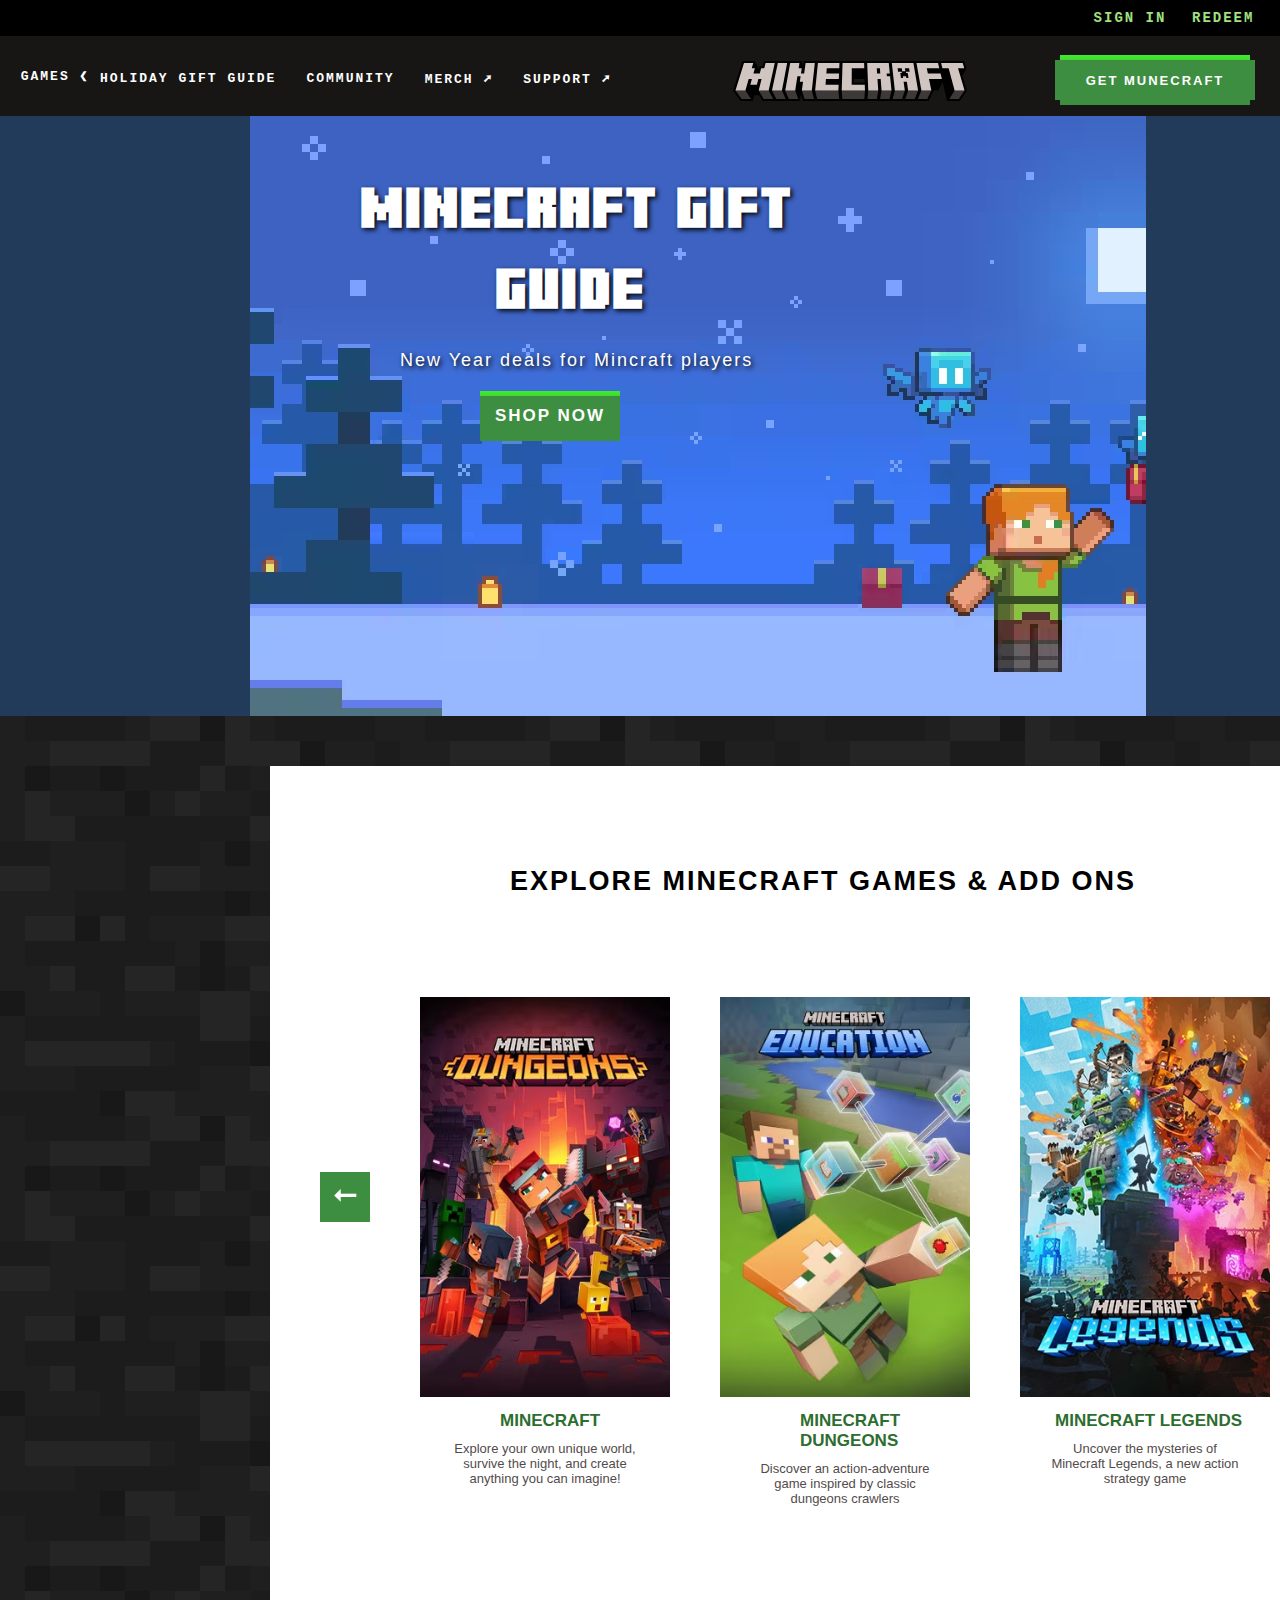
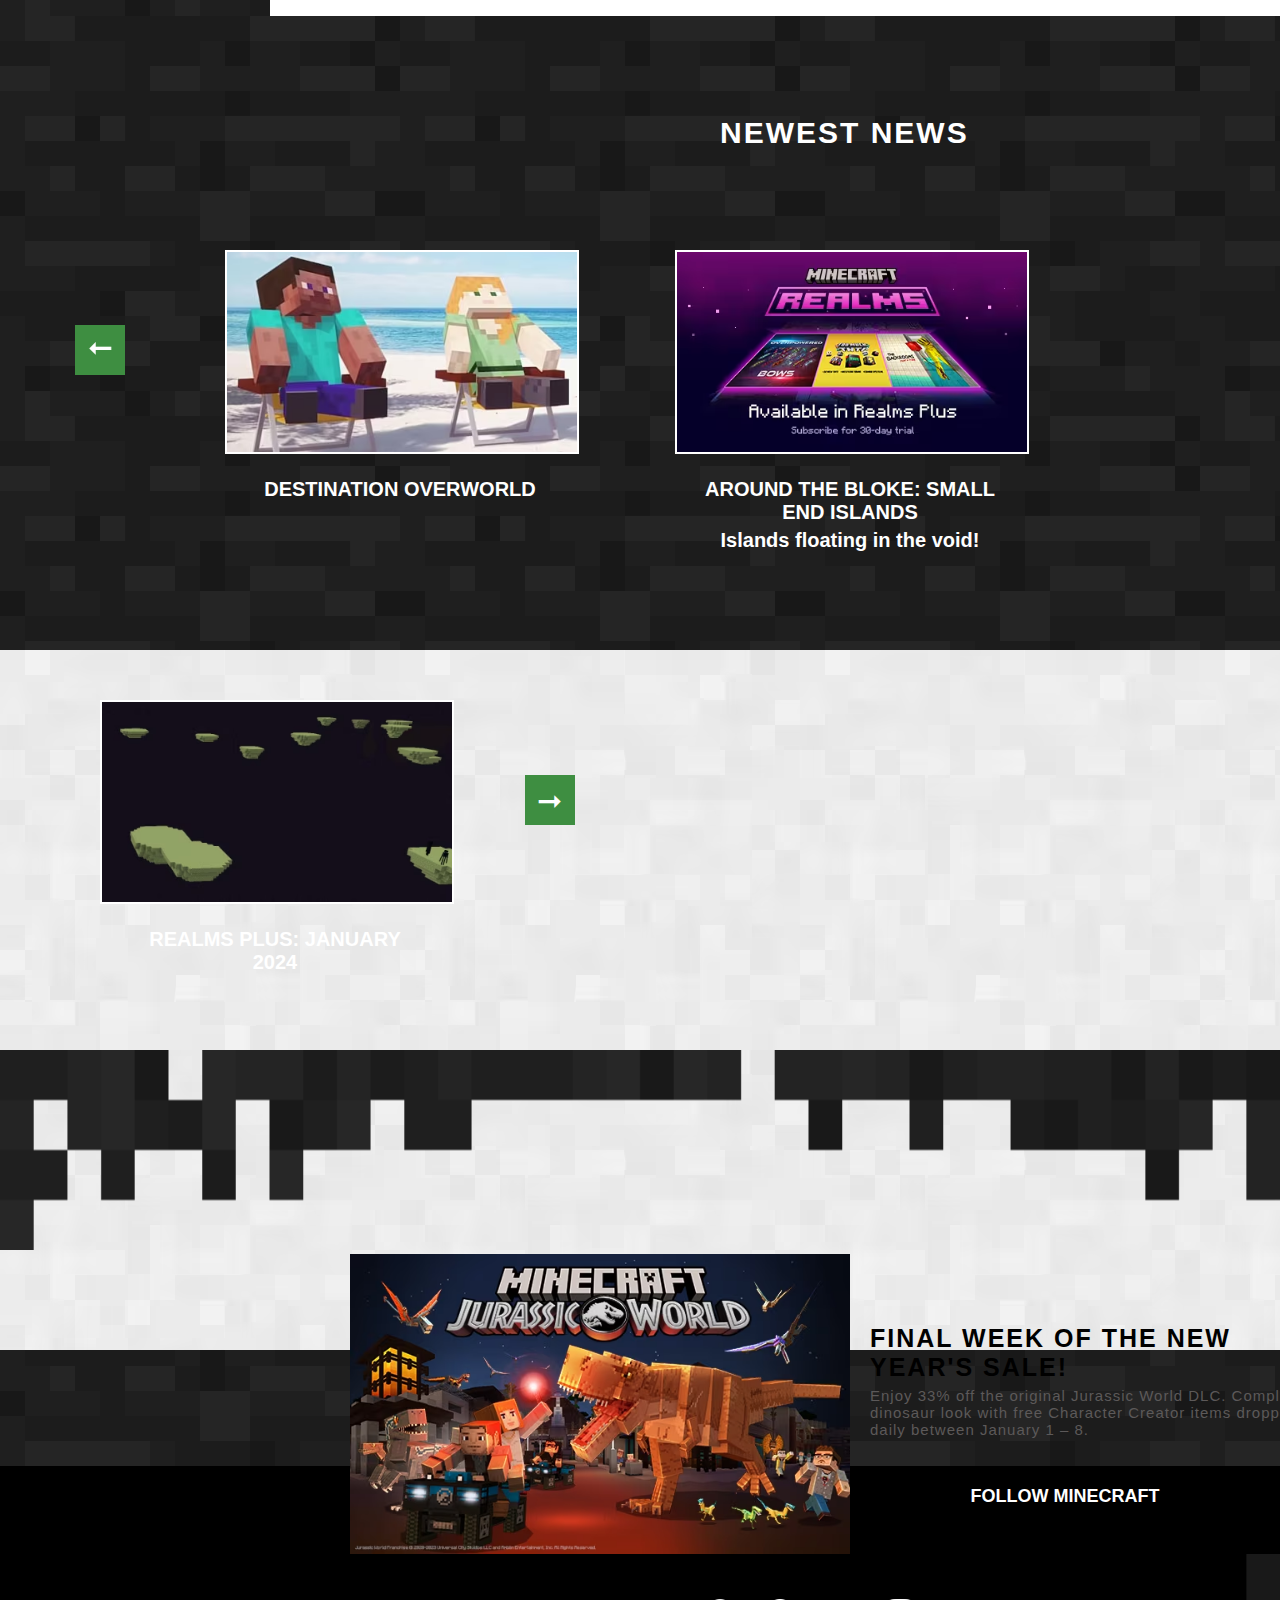
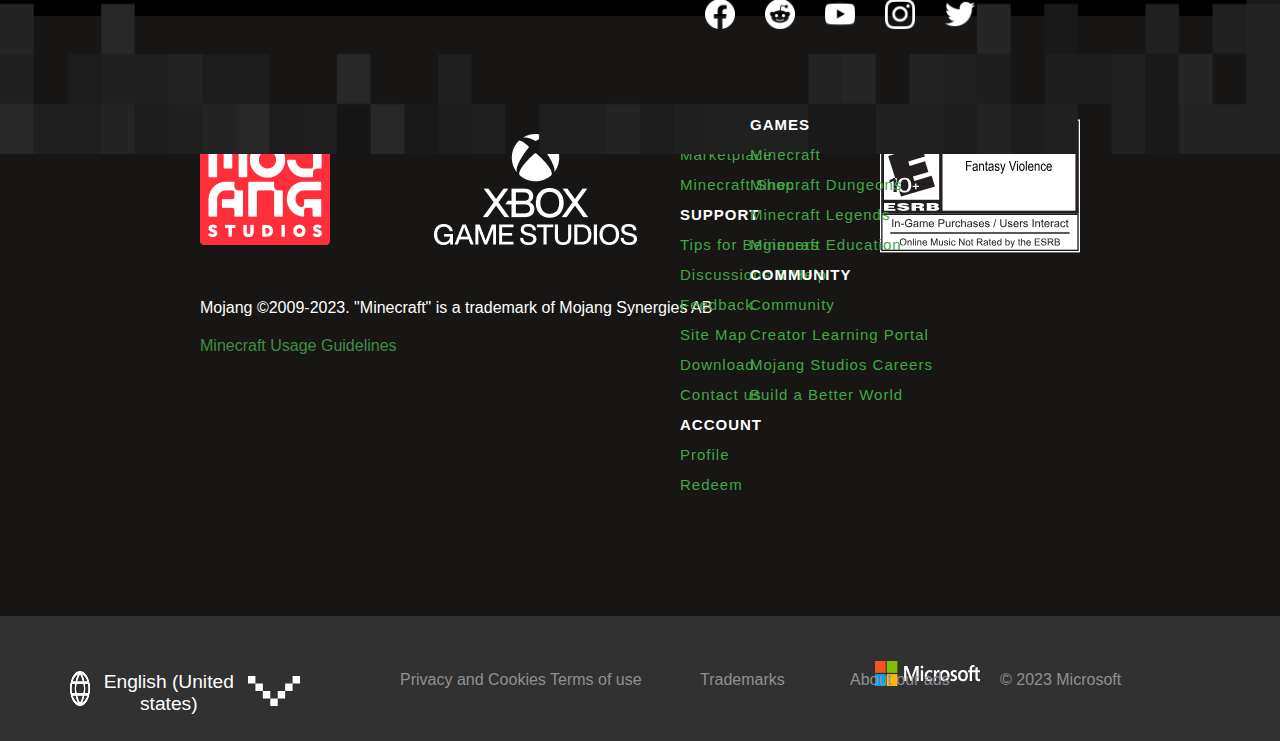
<file: index.html>
<!DOCTYPE html>
<html lang="en">
<head>
    <meta charset="UTF-8">
    <meta name="viewport" content="width=device-width, initial-scale=1.0">
    <title>Welcome to the Minecraft Official Site | Minecraft</title>
    <link rel="stylesheet" href="mine.css">
    <link rel="icon" type="image/png" href="https://www.minecraft.net/etc.clientlibs/minecraft/clientlibs/main/resources/favicon-96x96.png">
    
</head>
<body>
    <div class="cotainer">

        <div class="signin-div">
            <p class="signin">REDEEM</p>
            <p class="signin">SIGN IN</p>
        </div>
        <nav class="nav-menu">
            
            <button class="bth">GAMES &#10094;</button>
           
           <ul class="menu-bar">
            <li class="barli">HOLIDAY GIFT GUIDE</li>
            <li class="barli">COMMUNITY</li>
            <li class="barli">MERCH &#10138</li>
            <li class="barli">SUPPORT &#10138</li>

           </ul>
           <img class="logo" src="logo-minecraft.svg" alt="MINECRAFT">
           <div class="gettbtndiv">
                 
                     <button class="gettbtn">GET MUNECRAFT</button>
                    
            </div>
          
        </nav>
     

        <div class="firstDiv">
            
                <span class="hide">
                <ul id="con-tent">
                    <li class="ctntli"><a href="https://www.minecraft.net/en-us/about-minecraft">MINECRAFT</a></li>
                    <hr>
                    <li class="ctntli"><a href="https://www.minecraft.net/en-us/about-dungeons">MINECRAFT DUNGEONS</a></li>
                    <hr>
                    <li class="ctntli"><a href="https://www.minecraft.net/en-us/about-legends">MINECRAFT LEGENDS</a></li>
                    <hr>
                    <li class="ctntli"><a href="https://education.minecraft.net/en-us">MINECRAFT EDUCATION</a></li>
                   </ul>
                </span>
                <div class="divpic">
                    <h1 class="mainHead">MINECRAFT GIFT</h1>
                    <br>
                    <h1 class="mainHead2">GUIDE</h1>
                    <p class="text1">New Year deals for Mincraft players</p>
                    <div class="gettbtndiv2">

                        <button class="gettbtn2">SHOP NOW</button>
                    </div>
                    
                </div>
                

           
            <div class="secontInner">
                <div class="whit-div">
                    <div>
                        
                        <h2 class="text2">EXPLORE MINECRAFT GAMES & ADD ONS</h2>
                    </div>
                    <button class="gettbtn3">&#10142;</button>

                    <div class="slide1">
                        <img class="slideimg" src="games_subnav_dungeona-300x465.avif" alt="Loding..">
                        <h4 class="slidetexth">MINECRAFT</h4>
                        <p class="slidetextp">Explore your own unique world,<br>survive the night, and create<br>anything you can imagine!</p>
                    </div>
                    <div class="slide1">
                        <img class="slideimg" src="games_subnav_educationedition-300x465.avif" alt="Loding..">
                        <h4 class="slidetexth1">MINECRAFT<br>DUNGEONS</h4>
                        <p class="slidetextp">Discover an action-adventure<br>game inspired by classic<br>dungeons crawlers</p>
                    </div>
                    <div class="slide1">
                        <img class="slideimg" src="MCL_Games_Subnav_Legends_300x465.avif" alt="Loding..">
                        <h4 class="slidetexth2">MINECRAFT LEGENDS</h4>
                        <p class="slidetextp">Uncover the mysteries of<br>Minecraft Legends, a new action<br>strategy game</p>
                    </div>
                    <button class="gettbtn4">&#10142;</button>

                </div>

               <div>
                <h2 class="news" >NEWEST NEWS</h2> 
                <button class="gettbtn6">&#10142;</button>
                <div class="slide2">
                    <img class="slide2image" src="destination-car.avif" alt="Loading..">
                    <p class="newstext">DESTINATION OVERWORLD</p>
                </div>
                <div class="slide2">
                    <img class="slide2image" src="MCMKT_RealmsPlus_January2024_NET_440x250.avif" alt="Loading..">
                    <p class="newstext">AROUND THE BLOKE: SMALL<br>END ISLANDS</p>
                    <p class="newssubtext">Islands floating in the void!</p>
                </div>
                <div class="slide2">
                    <img class="slide2image" src="smallendislands-car.avif" alt="Loading..">
                    <p class="newstext">REALMS PLUS: JANUARY<br>2024</p>
                </div>
                <button class="gettbtn5">&#10142;</button>


               </div>   
             <div >
                <div class="whiteds">
                <img class="toptrans" src="trans-top-darkwool.png" alt="">
                <div class="whiteimg">
                    <img class="jura" src="Minecraft_JurassicWorld_NetHomepagePromo_600x360.avif" alt="">
                    <p class="juratext">Final week of the New <br> Year's sale!</p>
                    <p class="jurasubtext">Enjoy 33% off the original Jurassic World DLC. Complete the <br> dinosaur look with free Character Creator items dropping <br> daily between January 1 – 8.</p>
                </div>
                
                <img class="bottomtrans" src="trans-bottom-darkwool.png" alt="">
                </div>



             </div>  

            </div>
            <div class="therdinner">
                <div class="iconediv">
                    <h3 class="followtext">FOLLOW MINECRAFT</h3>

                   
                        <div class="icon">
                            <img class="iconimg" src="facebook.png" alt="">
                        </div>
                        <div class="icon1">
                            <img class="iconimg" src="reddit.png" alt="">
                        </div>
                        <div class="icon2">
                            <img class="iconimg" src="youtube.png" alt="">
                        </div>
                        <div class="icon3">
                            <img class="iconimg" src="instagram.png" alt="">
                        </div>
                        <div class="icon4">
                            <img class="iconimg" src="twitter.png" alt="">
                        </div>

                </div>
                <div class="graydiv">
                    <div style="float: left;">
                    <div>
                    <img class="mojang" src="Mojang2020Logo.png" alt="">
                    <img class="xbox" src="Logo_ Xbox_Game_Studio.webp" alt="">
                    </div>
                    <div>
                        <p class="mojangtext">Mojang ©2009-2023. "Minecraft" is a trademark of Mojang Synergies AB</p>
                        <p class="mojangtext1">
                            Minecraft Usage Guidelines</p>
                    </div>
                 </div>
                    
                        <ul class="grayul">
                            <li class="ulhead">GAMES</li>
                            <li>Minecraft</li>
                            <li>Minecraft Dungeons</li>
                            <li>Minecraft Legends</li>
                            <li>Minecraft Education</li>
                            <li class="ulhead">COMMUNITY</li>
                            <li>Community</li>
                            <li>Creator Learning Portal</li>
                            <li>Mojang Studios Careers</li>
                            <li>Build a Better World</li>
                        </ul>
                   
                   
                        <ul class="grayul2">
                            <li class="ulhead2">SHOP</li>
                            <li>Marketplace</li>
                            <li>Minecraft Shop</li>
                            <li class="ulhead2">SUPPORT</li>
                            <li>Tips for Beginners</li>
                            <li >Discussions & Help</li>
                            <li>Feedback</li>
                            <li>Site Map</li>
                            <li>Download</li>
                            <li>Contact us</li>
                            <li class="ulhead2">ACCOUNT</li>
                            <li>Profile</li>
                            <li>Redeem</li>
                        </ul>
                        <img class="esrb" src="esrb_2021.svg" alt="">
                
                </div>
                <div class="footer">

                    <div class="fotbtndiv">

                    <button class="fotbtn">
                        <img class="fotbtnimg" src="globe.png" alt="">
                        English (United states)
                        <img class="fotbtnimg1" src="chevron-white.svg" alt="">
                    </button>
                    
                    </div>
                    <ul class="lastul">
                        <li class="lastli">Privacy and Cookies</li>
                        <li class="lastli">Terms of use</li>
                        <li class="lastli">Trademarks</li>
                        <li class="lastli">About our ads</li>
                        <li class="lastli">© 2023 Microsoft</li>

                    </ul>

                    <img class="micro" src="Logo_ Microsoft.svg" alt="">


                </div>



            </div>
        </div>
        
        

    </div>
    
</body>
</html>
</file>
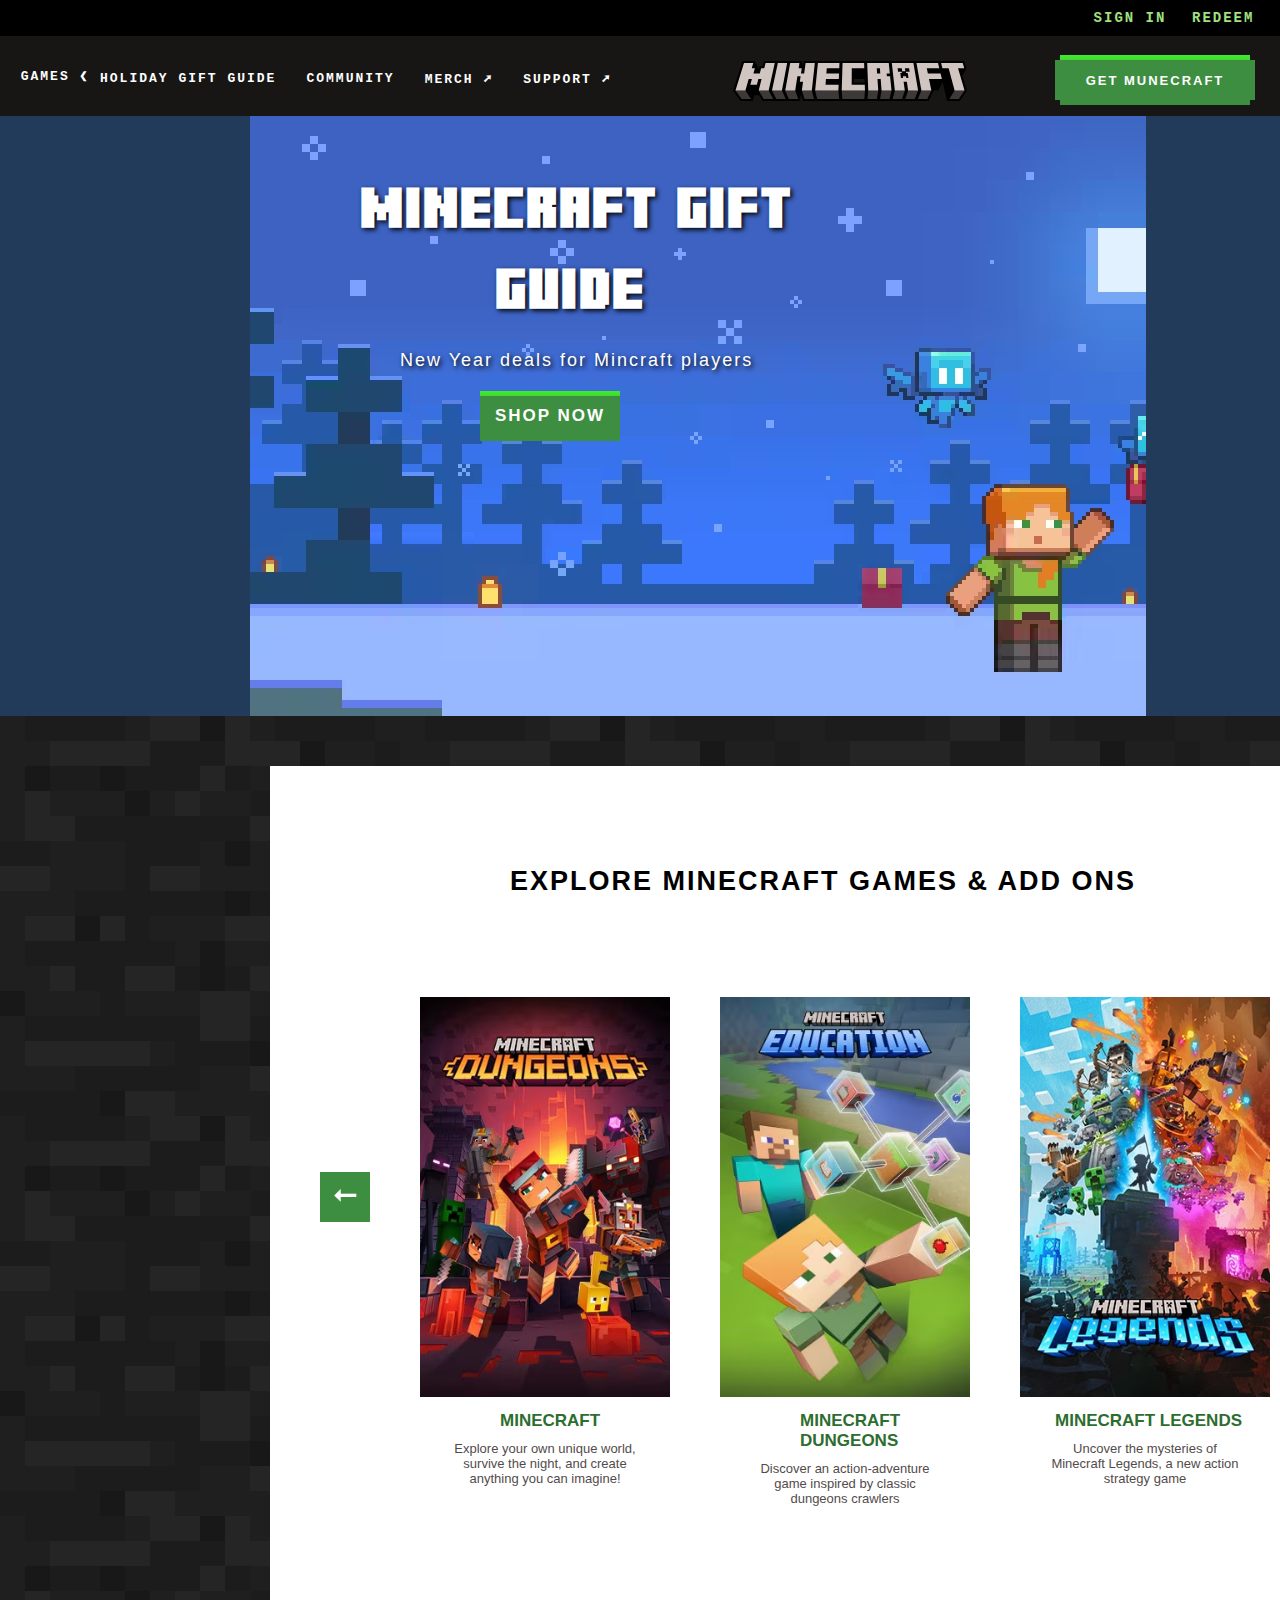
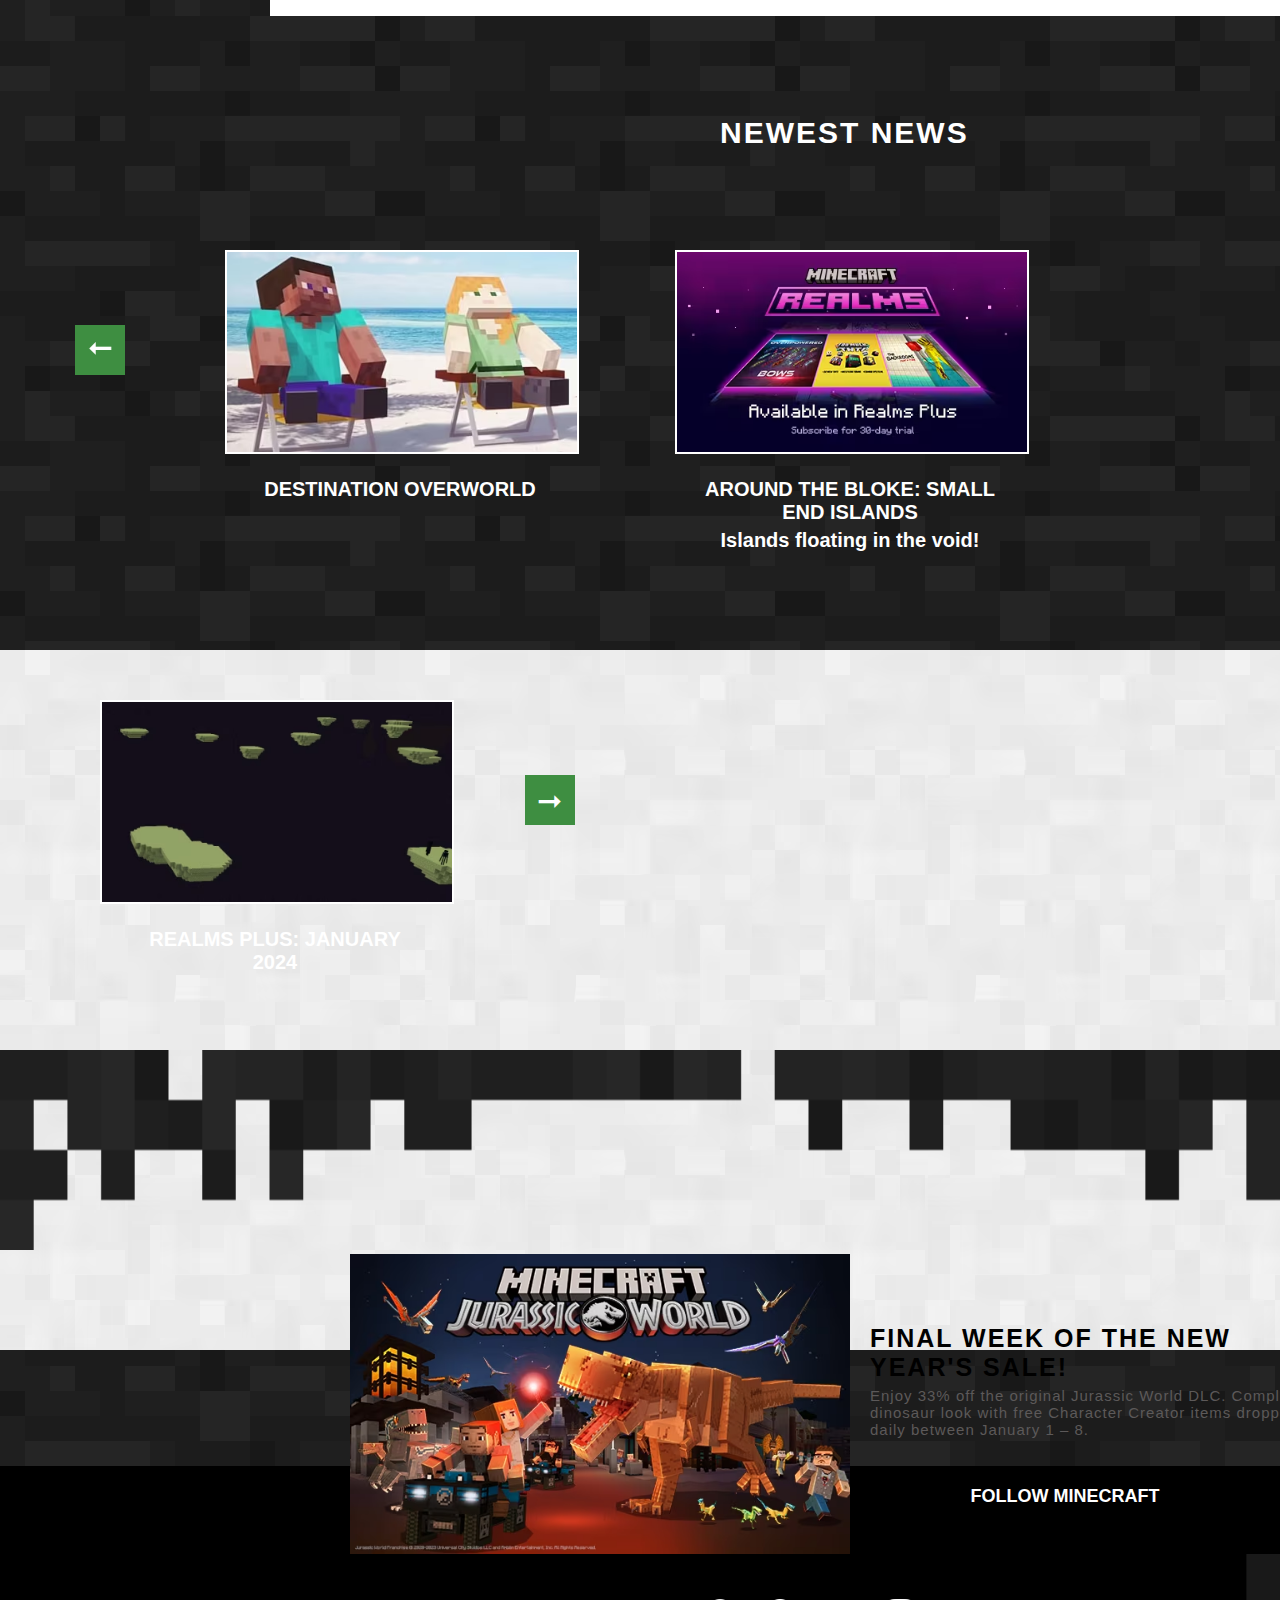
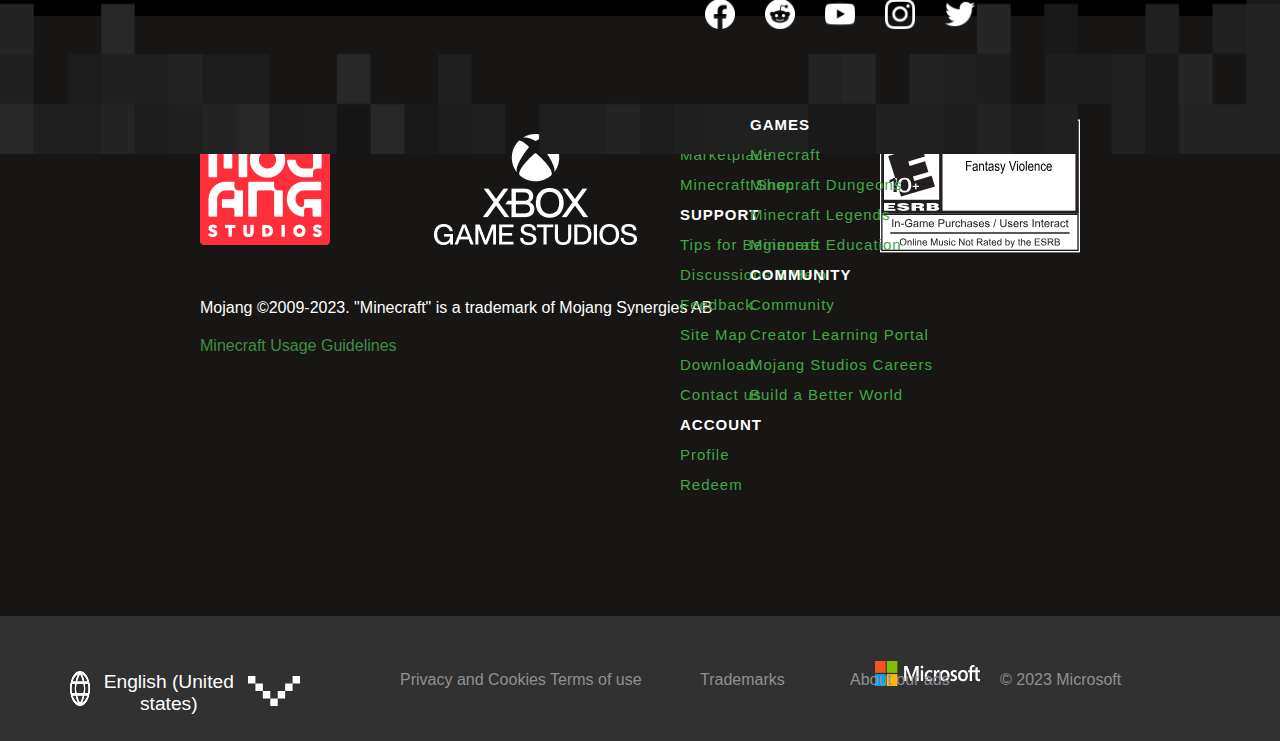
<file: mine.html>
<!DOCTYPE html>
<html lang="en">
<head>
    <meta charset="UTF-8">
    <meta name="viewport" content="width=device-width, initial-scale=1.0">
    <title>Welcome to the Minecraft Official Site | Minecraft</title>
    <link rel="stylesheet" href="mine.css">
    <link rel="icon" type="image/png" href="https://www.minecraft.net/etc.clientlibs/minecraft/clientlibs/main/resources/favicon-96x96.png">
    
</head>
<body>
    <div class="cotainer">

        <div class="signin-div">
            <p class="signin">REDEEM</p>
            <p class="signin">SIGN IN</p>
        </div>
        <nav class="nav-menu">
            
            <button class="bth">GAMES &#10094;</button>
           
           <ul class="menu-bar">
            <li class="barli">HOLIDAY GIFT GUIDE</li>
            <li class="barli">COMMUNITY</li>
            <li class="barli">MERCH &#10138</li>
            <li class="barli">SUPPORT &#10138</li>

           </ul>
           <img class="logo" src="logo-minecraft.svg" alt="MINECRAFT">
           <div class="gettbtndiv">
                 
                     <button class="gettbtn">GET MUNECRAFT</button>
                    
            </div>
          
        </nav>
     

        <div class="firstDiv">
            
                <span class="hide">
                <ul id="con-tent">
                    <li class="ctntli"><a href="https://www.minecraft.net/en-us/about-minecraft">MINECRAFT</a></li>
                    <hr>
                    <li class="ctntli"><a href="https://www.minecraft.net/en-us/about-dungeons">MINECRAFT DUNGEONS</a></li>
                    <hr>
                    <li class="ctntli"><a href="https://www.minecraft.net/en-us/about-legends">MINECRAFT LEGENDS</a></li>
                    <hr>
                    <li class="ctntli"><a href="https://education.minecraft.net/en-us">MINECRAFT EDUCATION</a></li>
                   </ul>
                </span>
                <div class="divpic">
                    <h1 class="mainHead">MINECRAFT GIFT</h1>
                    <br>
                    <h1 class="mainHead2">GUIDE</h1>
                    <p class="text1">New Year deals for Mincraft players</p>
                    <div class="gettbtndiv2">

                        <button class="gettbtn2">SHOP NOW</button>
                    </div>
                    
                </div>
                

           
            <div class="secontInner">
                <div class="whit-div">
                    <div>
                        
                        <h2 class="text2">EXPLORE MINECRAFT GAMES & ADD ONS</h2>
                    </div>
                    <button class="gettbtn3">&#10142;</button>

                    <div class="slide1">
                        <img class="slideimg" src="games_subnav_dungeona-300x465.avif" alt="Loding..">
                        <h4 class="slidetexth">MINECRAFT</h4>
                        <p class="slidetextp">Explore your own unique world,<br>survive the night, and create<br>anything you can imagine!</p>
                    </div>
                    <div class="slide1">
                        <img class="slideimg" src="games_subnav_educationedition-300x465.avif" alt="Loding..">
                        <h4 class="slidetexth1">MINECRAFT<br>DUNGEONS</h4>
                        <p class="slidetextp">Discover an action-adventure<br>game inspired by classic<br>dungeons crawlers</p>
                    </div>
                    <div class="slide1">
                        <img class="slideimg" src="MCL_Games_Subnav_Legends_300x465.avif" alt="Loding..">
                        <h4 class="slidetexth2">MINECRAFT LEGENDS</h4>
                        <p class="slidetextp">Uncover the mysteries of<br>Minecraft Legends, a new action<br>strategy game</p>
                    </div>
                    <button class="gettbtn4">&#10142;</button>

                </div>

               <div>
                <h2 class="news" >NEWEST NEWS</h2> 
                <button class="gettbtn6">&#10142;</button>
                <div class="slide2">
                    <img class="slide2image" src="destination-car.avif" alt="Loading..">
                    <p class="newstext">DESTINATION OVERWORLD</p>
                </div>
                <div class="slide2">
                    <img class="slide2image" src="MCMKT_RealmsPlus_January2024_NET_440x250.avif" alt="Loading..">
                    <p class="newstext">AROUND THE BLOKE: SMALL<br>END ISLANDS</p>
                    <p class="newssubtext">Islands floating in the void!</p>
                </div>
                <div class="slide2">
                    <img class="slide2image" src="smallendislands-car.avif" alt="Loading..">
                    <p class="newstext">REALMS PLUS: JANUARY<br>2024</p>
                </div>
                <button class="gettbtn5">&#10142;</button>


               </div>   
             <div >
                <div class="whiteds">
                <img class="toptrans" src="trans-top-darkwool.png" alt="">
                <div class="whiteimg">
                    <img class="jura" src="Minecraft_JurassicWorld_NetHomepagePromo_600x360.avif" alt="">
                    <p class="juratext">Final week of the New <br> Year's sale!</p>
                    <p class="jurasubtext">Enjoy 33% off the original Jurassic World DLC. Complete the <br> dinosaur look with free Character Creator items dropping <br> daily between January 1 – 8.</p>
                </div>
                
                <img class="bottomtrans" src="trans-bottom-darkwool.png" alt="">
                </div>



             </div>  

            </div>
            <div class="therdinner">
                <div class="iconediv">
                    <h3 class="followtext">FOLLOW MINECRAFT</h3>

                   
                        <div class="icon">
                            <img class="iconimg" src="facebook.png" alt="">
                        </div>
                        <div class="icon1">
                            <img class="iconimg" src="reddit.png" alt="">
                        </div>
                        <div class="icon2">
                            <img class="iconimg" src="youtube.png" alt="">
                        </div>
                        <div class="icon3">
                            <img class="iconimg" src="instagram.png" alt="">
                        </div>
                        <div class="icon4">
                            <img class="iconimg" src="twitter.png" alt="">
                        </div>

                </div>
                <div class="graydiv">
                    <div style="float: left;">
                    <div>
                    <img class="mojang" src="Mojang2020Logo.png" alt="">
                    <img class="xbox" src="Logo_ Xbox_Game_Studio.webp" alt="">
                    </div>
                    <div>
                        <p class="mojangtext">Mojang ©2009-2023. "Minecraft" is a trademark of Mojang Synergies AB</p>
                        <p class="mojangtext1">
                            Minecraft Usage Guidelines</p>
                    </div>
                 </div>
                    
                        <ul class="grayul">
                            <li class="ulhead">GAMES</li>
                            <li>Minecraft</li>
                            <li>Minecraft Dungeons</li>
                            <li>Minecraft Legends</li>
                            <li>Minecraft Education</li>
                            <li class="ulhead">COMMUNITY</li>
                            <li>Community</li>
                            <li>Creator Learning Portal</li>
                            <li>Mojang Studios Careers</li>
                            <li>Build a Better World</li>
                        </ul>
                   
                   
                        <ul class="grayul2">
                            <li class="ulhead2">SHOP</li>
                            <li>Marketplace</li>
                            <li>Minecraft Shop</li>
                            <li class="ulhead2">SUPPORT</li>
                            <li>Tips for Beginners</li>
                            <li >Discussions & Help</li>
                            <li>Feedback</li>
                            <li>Site Map</li>
                            <li>Download</li>
                            <li>Contact us</li>
                            <li class="ulhead2">ACCOUNT</li>
                            <li>Profile</li>
                            <li>Redeem</li>
                        </ul>
                        <img class="esrb" src="esrb_2021.svg" alt="">
                
                </div>
                <div class="footer">

                    <div class="fotbtndiv">

                    <button class="fotbtn">
                        <img class="fotbtnimg" src="globe.png" alt="">
                        English (United states)
                        <img class="fotbtnimg1" src="chevron-white.svg" alt="">
                    </button>
                    
                    </div>
                    <ul class="lastul">
                        <li class="lastli">Privacy and Cookies</li>
                        <li class="lastli">Terms of use</li>
                        <li class="lastli">Trademarks</li>
                        <li class="lastli">About our ads</li>
                        <li class="lastli">© 2023 Microsoft</li>

                    </ul>

                    <img class="micro" src="Logo_ Microsoft.svg" alt="">


                </div>



            </div>
        </div>
        
        

    </div>
    
</body>
</html>
</file>
<file: mine.css>
*{
    padding: 0;
    margin: 0;
}

@font-face {
    font-family: Minercraftory;
    src: url(Minercraftory.ttf);
}
.cotainer{
    
}


.signin-div{
    
    width: 100%;
    height: 36PX;
   
    background-color: #000;
    color: #fff;
    font-family:monospace;
    font-size: 14px;
    font-weight: bold;
    
}
.signin{
    letter-spacing: 2px;
    float: right;
    margin-right: 2%;
    color: #a0e080;
    margin-top: 10px;
    cursor: pointer;
}
.signin:hover{
    cursor: pointer;
    color: #fff;
}
.nav-menu{
    width: 100%;
    background-color: #171615;
    height: 80px;
    position:sticky;
    top: 0;

   
}
.bth{
    letter-spacing: 2px;
    background: transparent;
    color: #fff;
    border: none;
    cursor: pointer;
    width: 70px;
    height: 30px;
    font-size: 13px;
    font-family:monospace;
    font-weight: bold;
    margin-left: 20px;
    margin-top: 25px;
    

}
.bth:hover + #con-tent{
    color: #a0e080;
    display: block;
}

#con-tent a {
    letter-spacing: 2px;
    text-decoration: none;
    color: #a0e080;
    margin-left: 40px;
    font-family:monospace;
    font-size: 17px;
    font-weight: bolder;
    margin-top: 0px;
    
}
.ctntli{
    width: 300px;
    height: 40px;
    padding-top: 10px;
   
}

#con-tent{
    
    background-color: #000;
    width: 300px;
    height: 200px;
    margin-left: 25px;
    margin-top: -25px;
    position: absolute;
    list-style: none;
    display: none;
     
}
.con-tent hr{
    height: -5px;
    opacity: 50%;
}

/* .bth:hover + .content {
    display:flow-root;
     
    
}  */
/* .content:hover{
    display: block;
    
} */
.ctntli:hover{
    background-color: #a0e080;
    
    
}
.ctntli:hover > a{
    color: black;
}
.menu-bar {
    display: flex;
    margin-left: 70px;
    list-style: none;
    margin-top: -20px;
    margin-right: 120px;

    
}
.barli{
    letter-spacing: 2px;
    margin-left: 30px;
    color: white;
    font-weight: bold;
    font-family: monospace;
    font-size: 13px;
    cursor: pointer;
    
    
}
.barli:hover{
    color: #a0e080;
}
.logo{
    width: 300px;
    height: 40px;
    margin-left: 700px;
    margin-top: -60px;
}
.gettbtn{
    letter-spacing: 2px;
    width: 200px;
    height: 40px;
    font-size: 13px;
    color: #fff;
    background-color: #3e8e41;
    font-weight: 800;
    font-family: Arial, Helvetica, sans-serif;
    padding: 5px;
    border: none;
    float: right;
    margin-top: 5px;
    margin-right: -5px;
    cursor: pointer;
}
.gettbtndiv{

    background: linear-gradient(180deg, rgba(65,235,46,1) 0%, rgba(62,142,65,1) 53%);
    font-weight: 800;
    width: 190px;
    height: 50px;
    float: right;
    margin-left: 480px;
    margin-top: -50px;
    margin-right: 30px;

}
.gettbtn:hover{
    background-color: #2d6d2f;
}

.firstDiv{

width: 100%;
height: 600px;
background-color: #233b5a;
}
/* .firstInner{
 
width: 100%;
height: 600px;
background-color: #233b5a;
opacity: 90%;

} */
.heroImg{
    margin-left: 245px;
    
}


.divpic{
    width: 70%;
height: 600px;
margin-left: 250px;
    background-image: url(MC-Homepage_Hero-Image-1200_HGG_1200x600.avif) ;
}
.mainHead{
   font-family:  Minercraftory;
   color: #fff;
   text-shadow: 2px 2px 5px#000;
   font-size: 40px;
   margin-left: 110px;
   padding-top: 60px;
   letter-spacing: 2px;
   

}
.mainHead2{
    font-family:  Minercraftory;
    color: #fff;
    text-shadow: 2px 2px 5px#000;
    font-size: 40px;
    margin-left: 245px;
    letter-spacing: 2px;

 }
.text1{
    color: #fff;
    font-family: Arial, Helvetica, sans-serif;
    font-size: 18px;
    margin-left: 150px;
    margin-top: 30px;
    text-shadow: 2px 2px 5px#000;
    letter-spacing: 2px;
}

.gettbtn2{
    width: 140px;
    height: 40px;
    font-size: 17px;
    color: #fff;
    background-color: #3e8e41;
    font-weight: 550;
    font-family:sans-serif;
    padding: 5px;
    border: none;
    margin-top: 5px;
    margin-right: 0;
    cursor: pointer;
    letter-spacing: 2px;
    
}

.gettbtndiv2{

    background: linear-gradient(180deg, rgba(65,235,46,1) 0%, rgba(62,142,65,1) 53%);
    font-weight: 800;
    width: 140px;
    height: 50px;
    margin-left: 230px;
    margin-top: 20px;

}
.gettbtn2:hover{
    background-color: #171615;
    height: 50px;
    margin-top: 0px;
    border-color: #fff;
    
}
.secontInner{
    background-image: url(bg-wool-dark.png);
    width: 100%;
    padding-top: 50px;
    height: 2300px;
}
.whit-div{
    width: 1140px;
    height: 850px;
    margin-left: 270px;
    background-color: #fff;
}
h2{
    color: black;
    font-family: sans-serif;
    letter-spacing: 2px;
}
.text2{
    color: black;
    font-family: sans-serif;
    font-size: 27px;
    padding-top: 100px;
    margin-left: 240px;
    letter-spacing: 2px;
}
.gettbtn3{
    margin-left: 50px;
    
    width: 50px;
    height: 50px;
    font-size: 30px;
    color: #fff;
    background-color: #3e8e41;
    font-family:sans-serif;
    margin-top: 275px;
    margin-right: 0;
    cursor: pointer;
    letter-spacing: 2px;
    transform: rotate(180deg);
    float: left;
    border: none;
    
    
}
.slide1{
    margin-top: 100px;
    width: 250px;
    height: 550px;
    margin-left: 50px;
    float: left;
}
.slideimg{
    width: 250px;
    height: 400px;
}
.slideimg:hover{
    margin-left: -2.5px;
    margin-top: -2.5px;
    width: 255px;
    height: 405px;
    animation-duration: 3s;
}
.gettbtn4{
    margin-left: 50px;
    width: 50px;
    height: 50px;
    font-size: 30px;
    color: #fff;
    background-color: #3e8e41;
    font-family:sans-serif;
    margin-top: 275px;
    margin-right: 0;
    cursor: pointer;
    letter-spacing: 2px;
    float: left;
    border: none;
    
}
.gettbtn4:hover,.gettbtn3:hover{
    background-color: #171615;
    
    border: outset;
    border-color: #fff;

}
.slidetexth{
    color: #2d6d2f;
    font-family: sans-serif;
    font-weight: bold;
    margin-left: 80px;
    font-size: 17px;
    margin-top: 10px;
    cursor: pointer;
}
.slidetexth1{
    color: #2d6d2f;
    font-family: sans-serif;
    font-weight: bold;
    margin-left: 80px;
    font-size: 17px;
    margin-top: 10px;
    cursor: pointer;
}
.slidetexth2{
    color: #2d6d2f;
    font-family: sans-serif;
    font-weight: bold;
    margin-left: 35px;
    font-size: 17px;
    margin-top: 10px;
    cursor: pointer;
}
.slidetexth:hover ,.slidetexth1:hover ,.slidetexth2:hover{
    text-decoration: underline;
    color: #000;
}
.slidetextp{
    color: #534b4b;
    font-family: sans-serif;
    font-size: 13px;
    text-align: center;
    margin-top: 10px;
}
.news{
    color: #ffffff;
    font-family: sans-serif;
    font-weight: bold;
    margin-left: 720px;
    font-size: 30px;
    margin-top: 100px;
    cursor: pointer;
}
.slide2image{
    width: 350px;
    height: 200px;
    border: 2px solid #fff;
    
}
.slide2image:hover{
    border: 2px solid #3e8e41;
}
.slide2{
    width: 350px;
    height: 350px;
    margin-top: 100px;
    float: left;
    margin-left: 100px;
}
.gettbtn5{
    margin-left: 75px;
    width: 50px;
    height: 50px;
    font-size: 30px;
    color: #fff;
    background-color: #3e8e41;
    font-family:sans-serif;
    margin-top: 175px;
    margin-right: 0;
    cursor: pointer;
    letter-spacing: 2px;
    float: left;
    border: none;
    
}
.gettbtn6{
    margin-left: 50px;
    width: 50px;
    height: 50px;
    font-size: 30px;
    color: #fff;
    background-color: #3e8e41;
    font-family:sans-serif;
    margin-top: 175px;
    margin-right: 0px;
    margin-left: 75px;
    cursor: pointer;
    letter-spacing: 2px;
    transform: rotate(180deg);
    float: left;
    border: none;
    
    
}
.gettbtn5:hover,.gettbtn6:hover{
    background-color: #171615;
}
.newstext{

    color: #ffffff;
    font-family: sans-serif;
    font-size: 20px;
    font-weight: bold;
    text-align: center;
    margin-top: 20px;
    cursor: pointer;

}
.newstext:hover{
    color: #44b747;
}
.newssubtext{

    color: #ffffff;
    font-family: sans-serif;
    font-size: 20px;
    font-weight: bold;
    text-align: center;
    margin-top: 5px;
    cursor: default;

}
.whiteds{
    margin-top: 500px;
    background-image: url(bg-wool-light.avif);
    width: 100%;
    height: 700px;
}
.toptrans{
    
    width: 100%;
    height: 200px;
}
.bottomtrans{
    
    width: 100%;
    height: 200px;

}
.whiteimg{
    margin-left: 350px;
    
    width: 1000px;
    height:  300px;
    
}
.jura{
    width: 500px;
    height: 300px;
    float: left;
}
.juratext{
    color: #000000;
    font-family: sans-serif;
    font-size: 25px;
    font-weight:900;
    margin-top: 70px;
    margin-left: 20px;
    cursor: default;
    float: left;
    text-transform: uppercase;
    letter-spacing: 2px;
}
.jurasubtext{
    letter-spacing: 1px;
    color: #5c5959;
    font-family: sans-serif;
    font-size: 15px;
    margin-top: 5px;
    margin-left: 20px;
    float: left;
}
.therdinner{
    background-color: #fbefef;
    width: 100%;
    height: 874px;
}
.iconediv{
    background-color: #000;
    width: 100%;
    height: 150px;
}
.followtext{
    text-align: center;
    color: #fff;
    font-weight: bold;
    font-family: sans-serif;
    font-size: 18px;
    padding-top: 20px;

}
.icon1,.icon2,.icon3,.icon4{
    width: 40px;
    height: 40px;
   
    float: left;
    border-radius: 50%;
    margin-top: 40px;
    margin-left: 20px;

}
.icon:hover{
    background-color: blue;
}
.icon1:hover{
    background-color: rgb(255, 123, 0);
}
.icon2:hover{
    background-color: red;
}
.icon3:hover{
    background-color:rgb(239, 0, 243);
}
.icon4:hover{
    background-color: blue;
}
.icon{
    width: 40px;
    height: 40px;
    
    float: left;
    border-radius: 50%;
    margin-left: 700px;
    margin-top: 40px;
    
}
.iconimg{
    width: 30px;
    height: 30px;
    filter: invert();
    padding-left: 5px;
    padding-top: 5px;
}
.graydiv{
    width: 100%;
    height: 600px;
    background-color: #171615;
    
}
.mojang{
    margin-left: 200px;
    margin-top: 100px;
    
}
.xbox{
    margin-left: 100px;
}
.mojangtext{
    color: #fff;
    font-family: sans-serif;
    margin-left: 200px;
    margin-top: 50px;
}
.mojangtext1{
    color: #3e8e41;
    font-family: sans-serif;
    margin-left: 200px;
    margin-top: 20px;
    cursor: pointer;
}
.mojangtext1:hover{
    color: #fff;
}
.grayul{
    color: #3fa943;
    font-family: sans-serif;
    font-size: 15px;
    list-style: none;
    height: 500px;
    width: 300px;
    margin-left: 750px;
    padding-top: 100px;
    letter-spacing: 1px;
    cursor: pointer;
    
}
.grayul li{
    height: 30px;
}
.ulhead{
    color: #fff;
    
    font-weight: bold;
}
.grayul2{
    color: #3fa943;
    font-family: sans-serif;
    font-size: 15px;
    list-style: none;
    height: 500px;
    width: 200px;
    margin-left:100px;
    letter-spacing: 1px;
    cursor: pointer;
    margin-top: -500px;
    float: right;
    margin-right: 400px;
}
.grayul2 li{
    height: 30px;
}
.ulhead2{
    color: #fff; 
    font-weight: bold;
}
.esrb{
    width: 200px;
    height: 200px;
   float: right;
   margin-top: -530px;
   margin-right: 200px;
}
.footer{
    position: relative;
    width: 100%;
    height: 125px;
    background-color: #313131;
    
}
.fotbtn{
   position: absolute;
    margin-left: 50px;
    height: 50px;
    width: 250px;
    padding-bottom: 10px;
    font-size: larger;
    background: transparent;
    color: #ffffff;
    display: flex;
    border: none;
    padding: 15px 0px 0px 20px;
    margin-top: 40px;
    
    

}
.fotbtnimg{
   margin-right: 10px;
    width: 20px;
    filter: invert();
}
.fotbtnimg1{
    margin-left: 10px;
    margin-top: 5px;
}
.fotbtndiv{
    position: relative;
    
    
}
.lastul{
    position: absolute;
    display: flex;
    color: #928f8f;
    font-family: sans-serif;
    list-style: none;
    margin-left: 400px;
    margin-top: 55px;

}
.lastli{
    width: 150px;
}
.micro{
    float: right;
    margin-top: 45px;
    margin-right: 300px;
}
</file>
